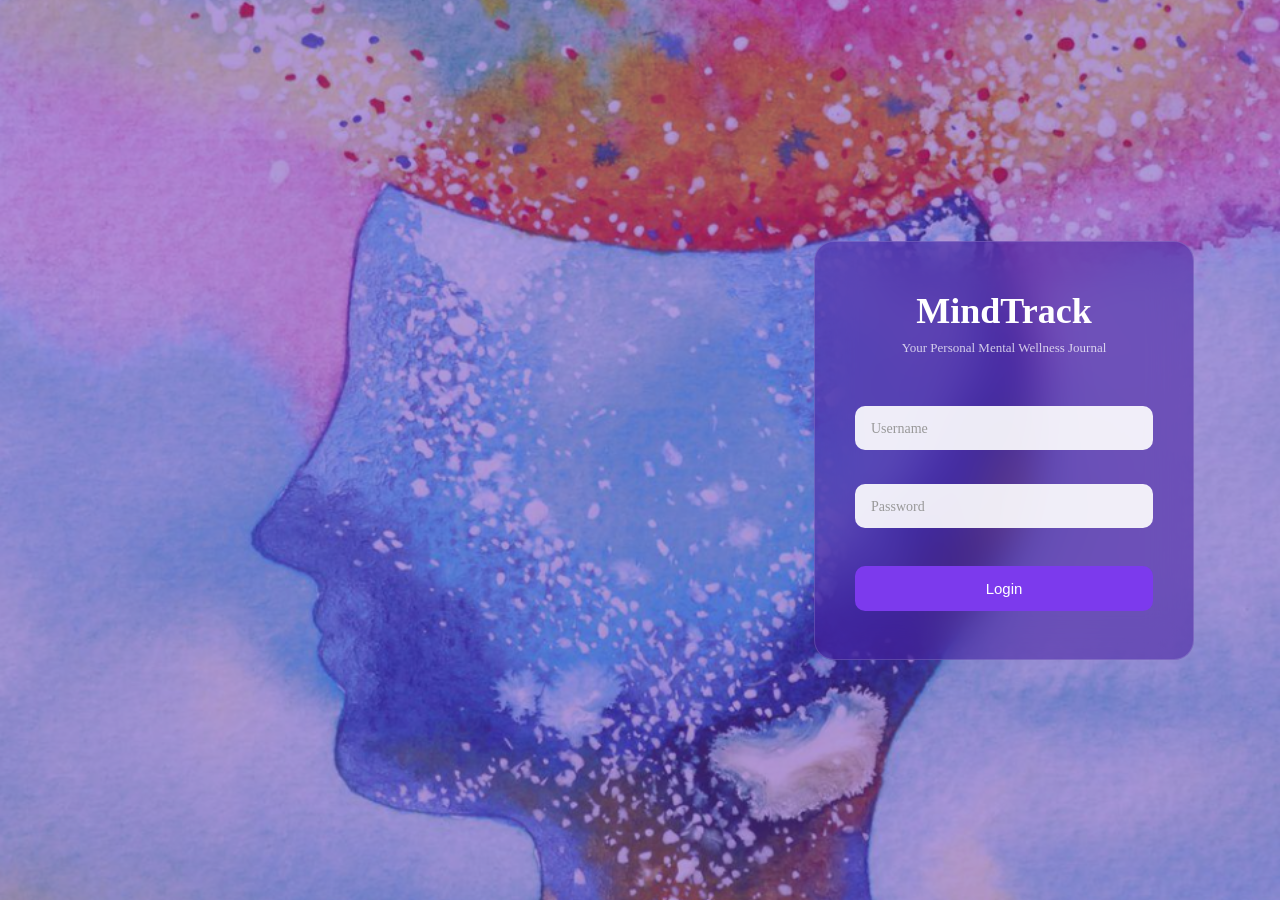
<file: index.html>
<!DOCTYPE html>
<html>
<head>
<title>MindTrack Login</title>

<link rel="stylesheet" href="style.css">

</head>

<body>

<div class="container-main">

    <!-- LEFT IMAGE -->
    <div class="left-section">

        <img src="headimage.jpg.png" class="illustration">

    </div>


    <!-- RIGHT LOGIN -->
    <div class="right-section">

        <div class="login-card">

            <h1>MindTrack</h1>
            <p>Your Personal Mental Wellness Journal</p>

            <br>

            <input type="text" placeholder="Username">

            <br><br>

            <input type="password" placeholder="Password">

            <br><br>

            <button class="custom-btn">Login</button>

        </div>

    </div>

</div>

</body>
</html>
</file>
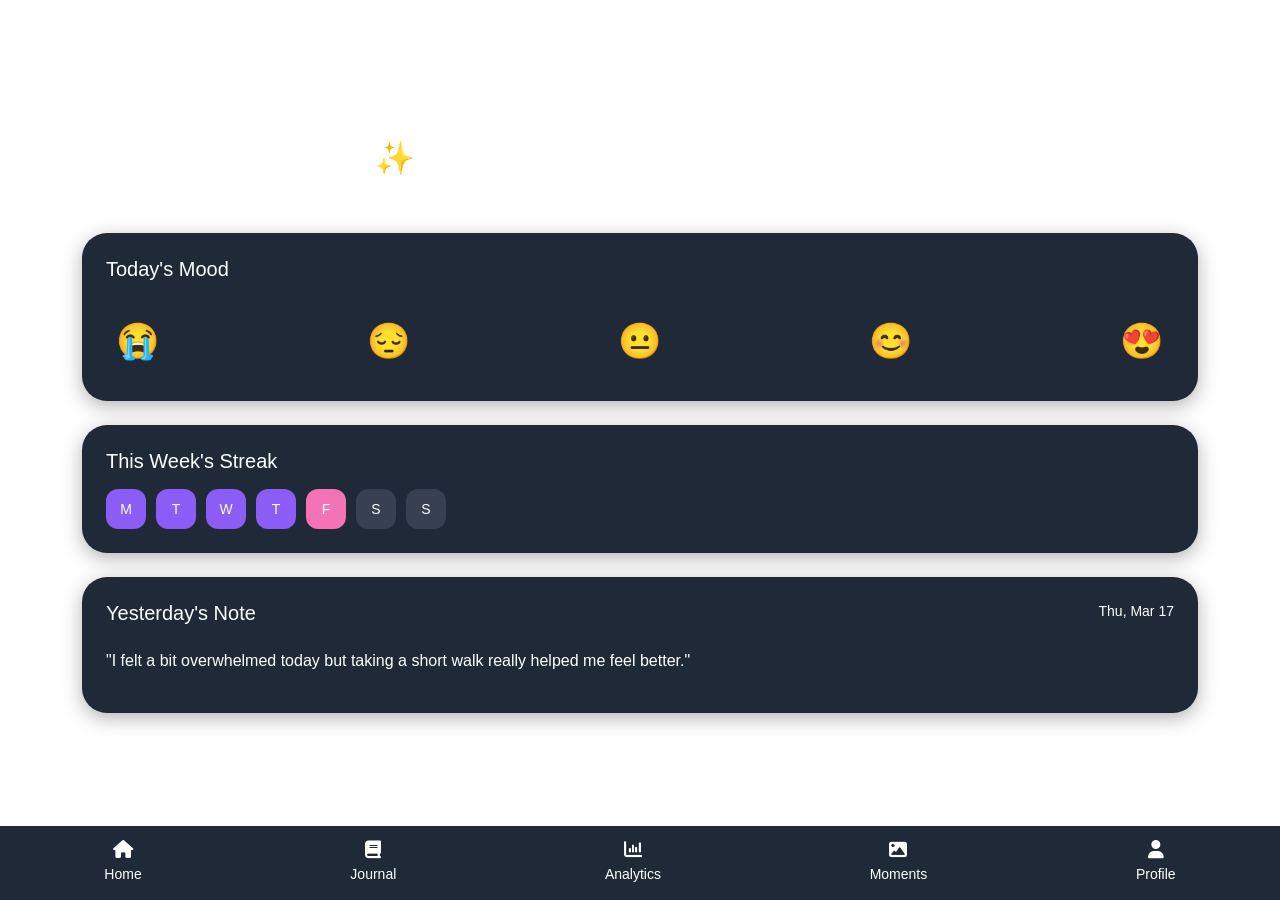
<file: home.html>
<!DOCTYPE html>
<html lang="en">
<head>

<meta charset="UTF-8">
<meta name="viewport" content="width=device-width, initial-scale=1.0">

<title>Home</title>

<link href="https://cdn.jsdelivr.net/npm/bootstrap@5.3.3/dist/css/bootstrap.min.css" rel="stylesheet">

<link rel="stylesheet" href="style.css">

<link rel="stylesheet"
href="https://cdnjs.cloudflare.com/ajax/libs/font-awesome/6.5.2/css/all.min.css">

</head>
<body class="main-body">

<div class="container py-4">

    <div class="top-section mb-4">

        <h2 id="greeting"></h2>

        <p class="sub-text">
            How are you feeling today?
        </p>

    </div>

    <div class="card-box p-4 mb-4">

        <h5 class="mb-4">Today's Mood</h5>

        <div class="emoji-container">

            <span class="emoji" onclick="selectMood(this)">😭</span>
            <span class="emoji" onclick="selectMood(this)">😔</span>
            <span class="emoji" onclick="selectMood(this)">😐</span>
            <span class="emoji" onclick="selectMood(this)">😊</span>
            <span class="emoji" onclick="selectMood(this)">😍</span>

        </div>

    </div>

    <div class="card-box p-4 mb-4">

        <h5>This Week's Streak</h5>

        <div class="streak-days mt-3">

            <div class="active-day">M</div>
            <div class="active-day">T</div>
            <div class="active-day">W</div>
            <div class="active-day">T</div>
            <div class="today-day">F</div>
            <div>S</div>
            <div>S</div>

        </div>

    </div>

    <div class="card-box p-4 mb-5">

        <div class="d-flex justify-content-between">

            <h5>Yesterday's Note</h5>

            <small>Thu, Mar 17</small>

        </div>

        <p class="mt-3">
            "I felt a bit overwhelmed today but
            taking a short walk really helped me feel better."
        </p>

    </div>

</div>
<div class="bottom-nav">

    <a href="home.html">
        <i class="fa-solid fa-house"></i>
        <span>Home</span>
    </a>

    <a href="journal.html">
        <i class="fa-solid fa-book"></i>
        <span>Journal</span>
    </a>

    <a href="analytics.html">
        <i class="fa-solid fa-chart-column"></i>
        <span>Analytics</span>
    </a>

    <a href="moments.html">
        <i class="fa-solid fa-image"></i>
        <span>Moments</span>
    </a>

    <a href="profile.html">
        <i class="fa-solid fa-user"></i>
        <span>Profile</span>
    </a>

</div>

<script src="app.js"></script>

</body>
</html>
</file>
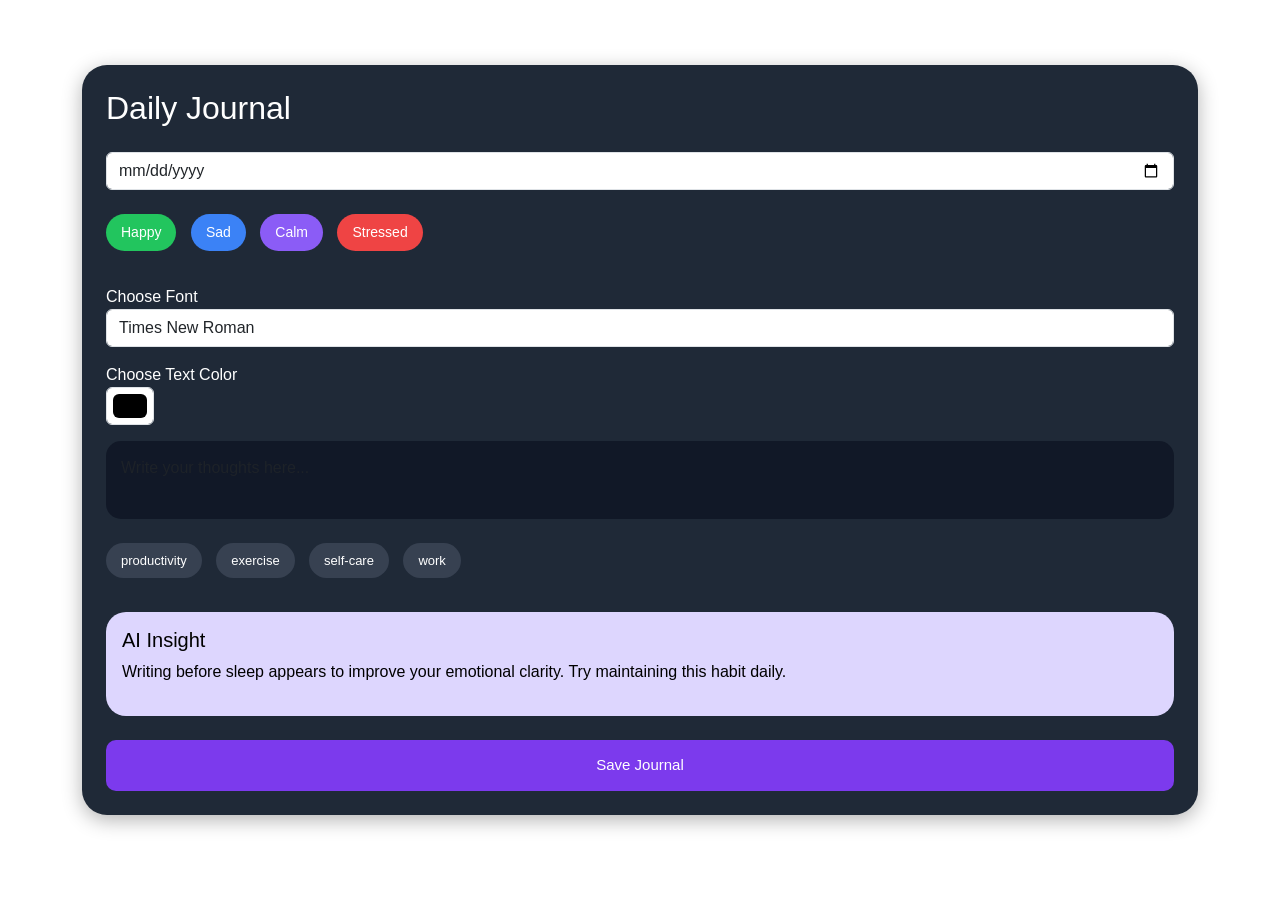
<file: journal.html>
<!DOCTYPE html>
<html lang="en">
<head>

<meta charset="UTF-8">
<meta name="viewport" content="width=device-width, initial-scale=1.0">

<title>Journal</title>

<link href="https://cdn.jsdelivr.net/npm/bootstrap@5.3.3/dist/css/bootstrap.min.css" rel="stylesheet">

<link rel="stylesheet" href="style.css">

</head>
<body class="main-body">

<div class="container py-4">

    <div class="card-box p-4">

        <h2 class="mb-4">Daily Journal</h2>

        <input type="date" class="form-control mb-4">

        <div class="mood-tags mb-4">

            <span class="tag happy">Happy</span>
            <span class="tag sad">Sad</span>
            <span class="tag calm">Calm</span>
            <span class="tag stress">Stressed</span>

        </div>
                <div class="mb-3">

            <label>Choose Font</label>

            <select class="form-control">
                <option>Times New Roman</option>
                <option>Arial</option>
                <option>Georgia</option>
            </select>

        </div>

        <div class="mb-3">

            <label>Choose Text Color</label>

            <input type="color" class="form-control form-control-color">

        </div>
         <textarea class="form-control journal-area"
                  placeholder="Write your thoughts here..."></textarea>

        <div class="tags-section mt-4">

            <span class="small-tag">productivity</span>
            <span class="small-tag">exercise</span>
            <span class="small-tag">self-care</span>
            <span class="small-tag">work</span>

        </div>

        <div class="ai-box mt-4 p-3">

            <h5>AI Insight</h5>

            <p>
                Writing before sleep appears to improve your emotional clarity.
                Try maintaining this habit daily.
            </p>

            </div>

        <button class="btn custom-btn mt-4 w-100">
            Save Journal
        </button>

    </div>

</div>

</body>
</html>
</file>
<file: style.css>
/* =========================
   EXISTING LOGIN PAGE CSS
   ========================= */

* {
  margin: 0;
  padding: 0;
  box-sizing: border-box;
  font-family: 'Poppins', sans-serif;
}

body {
  height: 100vh;
  display: flex;
  justify-content: center;
  align-items: center;
  color: white;
  overflow: hidden;
}

/* Full-bleed background image */
.container-main {
  position: relative;
  display: flex;
  width: 100%;
  height: 100vh;
  justify-content: flex-end;
  align-items: center;
}

/* LEFT IMAGE fills the entire background */
.left-section {
  position: absolute;
  top: 0;
  left: 0;
  width: 100%;
  height: 100%;
  z-index: 0;
}

.illustration {
  width: 100%;
  height: 100%;
  object-fit: cover;
  object-position: center;
}

/* Purple overlay on top of the image */
.left-section::after {
  content: "";
  position: absolute;
  top: 0;
  left: 0;
  width: 100%;
  height: 100%;
  background: rgba(80, 30, 180, 0.45);
}

/* RIGHT LOGIN SECTION — floats over the image */
.right-section {
  position: relative;
  z-index: 1;
  width: 40%;
  height: 100vh;
  display: flex;
  justify-content: center;
  align-items: center;
  padding-right: 40px;
}

/* LOGIN CARD */
.login-card {
  width: 380px;
  padding: 48px 40px;
  border-radius: 20px;
  background: rgba(70, 30, 160, 0.55);
  backdrop-filter: blur(20px);
  -webkit-backdrop-filter: blur(20px);
  border: 1px solid rgba(255, 255, 255, 0.15);
  text-align: left;
}

/* TITLE */
.login-card h1 {
  font-size: 36px;
  font-weight: 700;
  margin-bottom: 8px;
  color: white;
  text-align: center;
  font-family: 'Times New Roman', Times, serif;
}

/* SUBTITLE */
.login-card p {
  font-size: 13px;
  color: rgba(255, 255, 255, 0.75);
  margin-bottom: 32px;
  text-align: center;
  font-family: 'Times New Roman', Times, serif;
}

/* INPUT FIELDS */
.login-card input {
  width: 100%;
  padding: 14px 16px;
  margin-bottom: 16px;
  border: none;
  border-radius: 10px;
  outline: none;
  background: rgba(255, 255, 255, 0.9);
  color: #333;
  font-size: 14px;
  font-family: 'Poppins', sans-serif;
}

.login-card input::placeholder {
  color: #999;
  font-family: 'Times New Roman', Times, serif;
}

/* LOGIN BUTTON */
.custom-btn {
  background: #7c3aed;
  border: none;
  color: white;
  padding: 14px;
  border-radius: 10px;
  font-size: 15px;
  font-family: 'Poppins', sans-serif;
  cursor: pointer;
  transition: 0.3s;
  width: 100%;
  margin-top: 4px;
}

.custom-btn:hover {
  background: #6d28d9;
  transform: translateY(-2px);
  box-shadow: 0 8px 20px rgba(0, 0, 0, 0.3);
}

/* MOBILE RESPONSIVE */
@media (max-width: 768px) {
  .right-section {
    width: 100%;
    padding: 0 20px;
  }

  .login-card {
    width: 100%;
    max-width: 380px;
  }
}

/* =========================
   OTHER PAGE DESIGNS
   ========================= */

/* General app background */
.app-body {
  background: #111827;
  color: white;
  min-height: 100vh;
  overflow-x: hidden;
}

/* Dashboard cards */
.card-box {
  background: #1f2937;
  border-radius: 25px;
  box-shadow: 0 5px 20px rgba(0, 0, 0, 0.3);
  padding: 25px;
  margin-bottom: 20px;
}

/* Emoji Mood Section */
.emoji-container {
  display: flex;
  justify-content: space-between;
  align-items: center;
  gap: 10px;
}

.emoji {
  font-size: 35px;
  cursor: pointer;
  padding: 10px;
  border-radius: 50%;
  transition: 0.3s;
}

.emoji:hover {
  background: #8b5cf6;
  transform: scale(1.2);
}

.selected {
  background: #8b5cf6;
}

/* Streak Section */
.streak-days {
  display: flex;
  gap: 10px;
  flex-wrap: wrap;
}

.streak-days div {
  width: 40px;
  height: 40px;
  border-radius: 12px;
  background: #374151;

  display: flex;
  justify-content: center;
  align-items: center;
  font-size: 14px;
}

.active-day {
  background: #8b5cf6 !important;
}

.today-day {
  background: #f472b6 !important;
}

/* Bottom Navigation */
.bottom-nav {
  position: fixed;
  bottom: 0;
  left: 0;
  width: 100%;
  background: #1f2937;

  display: flex;
  justify-content: space-around;

  padding: 15px 0;
  z-index: 1000;
}

.bottom-nav a {
  color: white;
  text-decoration: none;
  text-align: center;
  font-size: 14px;
  transition: 0.3s;
}

.bottom-nav a:hover {
  color: #c4b5fd;
}

.bottom-nav i {
  display: block;
  margin-bottom: 5px;
  font-size: 18px;
}

/* Journal Page */
.journal-area {
  width: 100%;
  min-height: 200px;
  background: #111827;
  color: white;
  border: none;
  border-radius: 15px;
  padding: 15px;
  resize: none;
  outline: none;
}

/* Mood Tags */
.tag {
  padding: 8px 15px;
  border-radius: 20px;
  margin-right: 10px;
  display: inline-block;
  margin-bottom: 10px;
  font-size: 14px;
}

.happy {
  background: #22c55e;
}

.sad {
  background: #3b82f6;
}

.calm {
  background: #8b5cf6;
}

.stress {
  background: #ef4444;
}

/* Small Tags */
.small-tag {
  background: #374151;
  padding: 8px 15px;
  border-radius: 20px;
  margin-right: 10px;
  display: inline-block;
  margin-bottom: 10px;
  font-size: 13px;
}

/* AI Suggestion Box */
.ai-box {
  background: #ddd6fe;
  color: black;
  border-radius: 20px;
  padding: 20px;
}

/* Analytics Page */
.analytics-card {
  background: #1f2937;
  padding: 30px;
  border-radius: 20px;
  margin-bottom: 20px;
}

.insight-card {
  background: #ddd6fe;
  color: black;
  border-radius: 20px;
  padding: 20px;
}

/* Profile Page */
.profile-card {
  background: #1f2937;
  border-radius: 25px;
  padding: 30px;
  text-align: center;
}

.profile-img {
  width: 120px;
  height: 120px;
  border-radius: 50%;
  object-fit: cover;
  margin-bottom: 20px;
}

/* Memory Cards */
.memory-card {
  background: #1f2937;
  padding: 20px;
  border-radius: 20px;
  margin-bottom: 20px;
}

/* Section spacing */
.page-container {
  width: 100%;
  padding: 30px;
  padding-bottom: 100px;
}

/* Headings */
.page-title {
  font-size: 28px;
  font-weight: 600;
  margin-bottom: 25px;
}

/* Responsive */
@media (max-width: 768px) {

  .emoji {
    font-size: 28px;
  }

  .streak-days div {
    width: 35px;
    height: 35px;
  }

  .analytics-card {
    margin-bottom: 20px;
  }

  .page-container {
    padding: 20px;
    padding-bottom: 100px;
  }

  .profile-img {
    width: 90px;
    height: 90px;
  }
}
</file>
